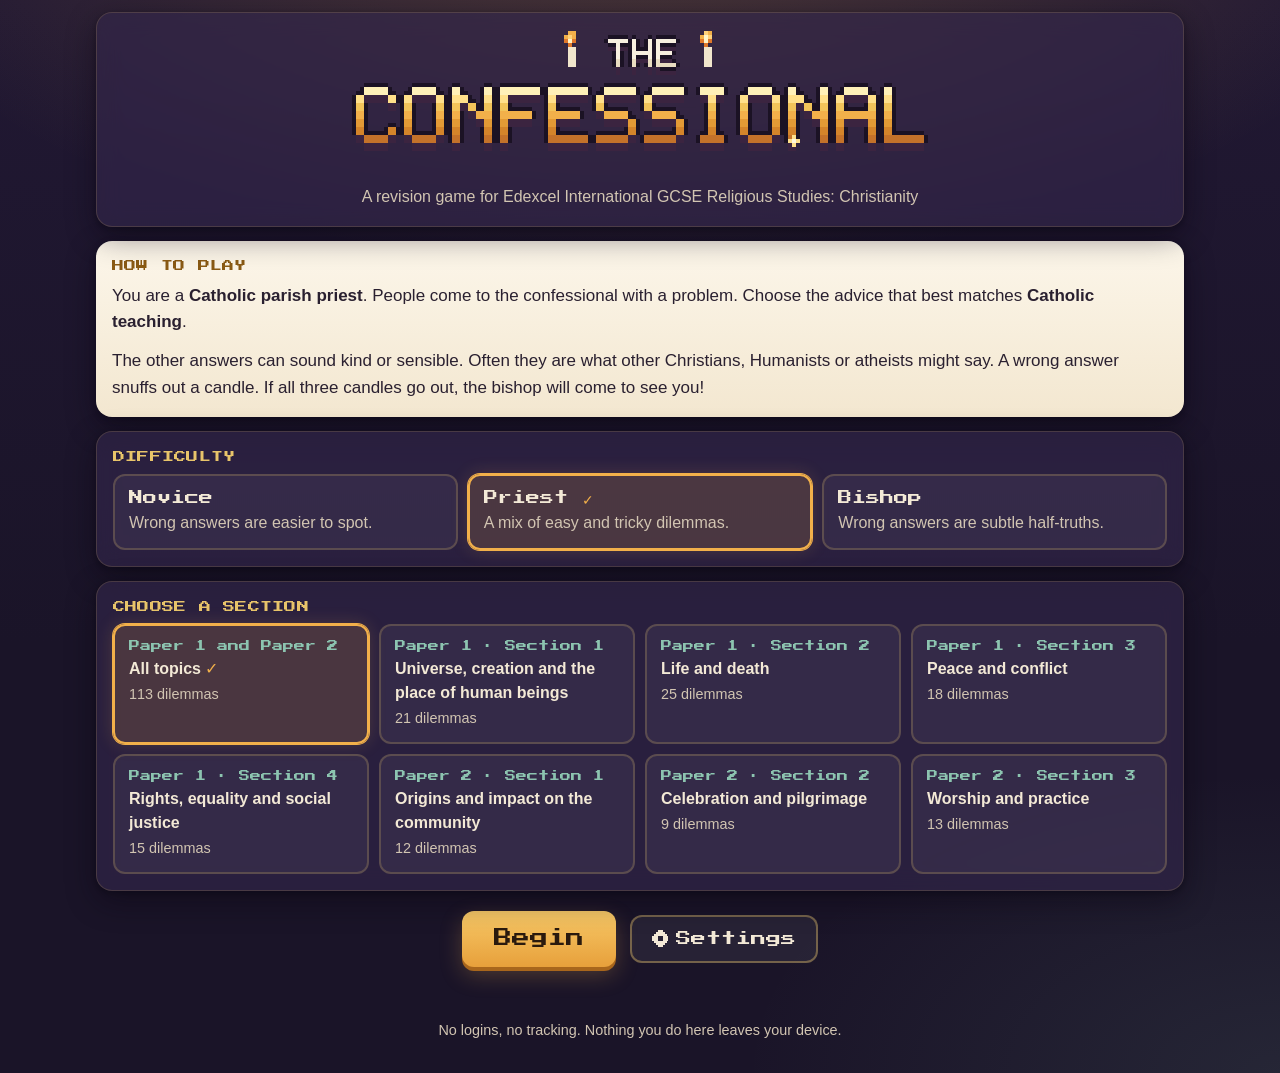
<file: index.html>
<!DOCTYPE html>
<html lang="en-GB">
<head>
  <meta charset="utf-8">
  <meta name="viewport" content="width=device-width, initial-scale=1, viewport-fit=cover">
  <meta name="theme-color" content="#1a1428">
  <meta name="description" content="The Confessional: a pixel-art revision game for Edexcel International GCSE Religious Studies (4RS1) Christianity.">
  <meta name="format-detection" content="telephone=no">
  <title>The Confessional | RS revision game</title>
  <link rel="stylesheet" href="css/style.css">
</head>
<body>
  <main class="app" id="app">

    <!-- ============ START SCREEN ============ -->
    <section class="screen screen-start" id="screen-start" aria-labelledby="title-heading">
      <header class="title-card card card-glass">
        <h1 id="title-heading" class="visually-hidden">The Confessional</h1>
        <div class="title-art">
          <canvas id="title-canvas" role="img" aria-label="The Confessional. Pixel-art title with two flickering candles."></canvas>
        </div>
        <p class="tagline">A revision game for Edexcel International GCSE Religious Studies: Christianity</p>
      </header>

      <section class="card card-cream intro" aria-labelledby="how-heading">
        <h2 class="label" id="how-heading">How to play</h2>
        <p>You are a <strong>Catholic parish priest</strong>. People come to the confessional with a problem. Choose the advice that best matches <strong>Catholic teaching</strong>.</p>
        <p>The other answers can sound kind or sensible. Often they are what other Christians, Humanists or atheists might say. A wrong answer snuffs out a candle. If all three candles go out, the bishop will come to see you!</p>
      </section>

      <section class="card card-glass" aria-labelledby="diff-heading">
        <h2 class="label" id="diff-heading">Difficulty</h2>
        <div class="choice-grid choice-grid-3" id="difficulty-group" role="group" aria-labelledby="diff-heading">
          <button type="button" class="choice" data-difficulty="novice" aria-pressed="false">
            <span class="choice-title">Novice</span>
            <span class="choice-desc">Wrong answers are easier to spot.</span>
          </button>
          <button type="button" class="choice" data-difficulty="priest" aria-pressed="true">
            <span class="choice-title">Priest</span>
            <span class="choice-desc">A mix of easy and tricky dilemmas.</span>
          </button>
          <button type="button" class="choice" data-difficulty="bishop" aria-pressed="false">
            <span class="choice-title">Bishop</span>
            <span class="choice-desc">Wrong answers are subtle half-truths.</span>
          </button>
        </div>
      </section>

      <section class="card card-glass" aria-labelledby="section-heading">
        <h2 class="label" id="section-heading">Choose a section</h2>
        <div class="choice-grid" id="section-group" role="group" aria-labelledby="section-heading"></div>
      </section>

      <p class="notice" id="no-dilemmas" hidden>No dilemmas were found. Check that the files in js/dilemmas/ are listed in index.html.</p>

      <div class="start-actions">
        <button type="button" class="btn btn-primary btn-big" id="btn-begin">Begin</button>
        <button type="button" class="btn btn-ghost" id="btn-settings-start">
          <svg class="icon" viewBox="0 0 9 9" aria-hidden="true" focusable="false" shape-rendering="crispEdges"><path d="M3 0h3v1h1v1h1v1h1v3h-1v1h-1v1h-1v1h-3v-1h-1v-1h-1v-1h-1v-3h1v-1h1v-1h1zM3 3v3h3v-3z"/></svg>
          Settings
        </button>
      </div>
      <p class="best" id="best-score"></p>
      <p class="small-print">No logins, no tracking. Nothing you do here leaves your device.</p>
    </section>

    <!-- ============ GAME SCREEN ============ -->
    <section class="screen screen-game" id="screen-game" aria-label="The confessional" hidden>
      <header class="hud card card-glass">
        <div class="hud-candles">
          <span class="label">Strikes</span>
          <canvas id="candles-canvas" role="img" aria-label="3 of 3 candles lit. 0 strikes."></canvas>
        </div>
        <dl class="hud-stats">
          <div><dt>Score</dt><dd id="hud-score">0</dd></div>
          <div><dt>Streak</dt><dd id="hud-streak">0</dd></div>
          <div><dt>Dilemma</dt><dd id="hud-count">1 / 1</dd></div>
        </dl>
        <div class="hud-buttons">
          <button type="button" class="icon-btn" id="btn-settings-game" aria-label="Settings" title="Settings">
            <svg class="icon" viewBox="0 0 9 9" aria-hidden="true" focusable="false" shape-rendering="crispEdges"><path d="M3 0h3v1h1v1h1v1h1v3h-1v1h-1v1h-1v1h-3v-1h-1v-1h-1v-1h-1v-3h1v-1h1v-1h1zM3 3v3h3v-3z"/></svg>
          </button>
          <button type="button" class="icon-btn" id="btn-quit" aria-label="Leave this game" title="Leave this game">
            <svg class="icon" viewBox="0 0 9 9" aria-hidden="true" focusable="false" shape-rendering="crispEdges"><path d="M1 0h7v8h1v1h-9v-1h1zM2 1v7h5v-7zM5 4h1v1h-1z"/></svg>
          </button>
        </div>
      </header>

      <p class="notice" id="deck-note" hidden></p>

      <div class="game-layout" id="game-layout">
        <div class="stage card card-glass">
          <div class="scene-wrap">
            <canvas id="scene-canvas" role="img" aria-label="The confessional."></canvas>
          </div>
        </div>

        <div class="play">
          <article class="card card-cream dilemma" id="dilemma-card">
            <p class="tag" id="dilemma-tag"></p>
            <h2 class="penitent-name" id="penitent-name" tabindex="-1"></h2>
            <p class="scene-text" id="scene-text"></p>
          </article>

          <div class="options" id="options" role="group" aria-label="Your advice"></div>

          <section class="card card-cream feedback" id="feedback" aria-labelledby="feedback-heading" hidden>
            <div class="feedback-head">
              <canvas id="michael-canvas" role="img" aria-label="Father Michael, a kind older priest with round glasses and a mug of tea."></canvas>
              <div>
                <p class="label label-ink">Father Michael says</p>
                <h3 class="feedback-heading" id="feedback-heading" tabindex="-1"></h3>
              </div>
            </div>
            <div class="feedback-body selectable" id="feedback-body"></div>
            <p class="spec-ref selectable" id="feedback-spec"></p>
            <ul class="key-terms selectable" id="feedback-terms" aria-label="Key terms"></ul>
            <p class="sources selectable" id="feedback-sources" hidden></p>
            <button type="button" class="btn btn-primary btn-wide" id="btn-next">Next penitent</button>
          </section>

          <div class="visually-hidden" aria-live="polite" id="live"></div>
        </div>
      </div>
    </section>

    <!-- ============ END SCREEN ============ -->
    <section class="screen screen-end" id="screen-end" aria-labelledby="end-heading" hidden>
      <section class="card card-glass end-hero">
        <div class="scene-wrap">
          <canvas id="end-canvas" role="img" aria-label="The church door."></canvas>
        </div>
        <h2 class="end-heading" id="end-heading" tabindex="-1"></h2>
        <p class="end-message" id="end-message"></p>
        <dl class="end-stats" id="end-stats"></dl>
      </section>

      <section class="card card-cream report selectable" aria-labelledby="report-heading">
        <h2 class="report-heading" id="report-heading">Revision report</h2>
        <div id="report-body"></div>
      </section>

      <div class="end-actions">
        <button type="button" class="btn btn-primary btn-big" id="btn-again">Play again</button>
        <button type="button" class="btn btn-ghost" id="btn-home">Change options</button>
      </div>
    </section>
  </main>

  <!-- ============ SETTINGS MODAL ============ -->
  <div class="modal" id="modal-settings" role="dialog" aria-modal="true" aria-labelledby="settings-title" hidden>
    <div class="modal-backdrop" data-close></div>
    <div class="modal-card card card-cream">
      <h2 class="modal-title" id="settings-title">Settings</h2>
      <div class="setting-row">
        <span class="setting-label" id="lbl-sound">Sound<small>Soft sound effects. Off by default.</small></span>
        <button type="button" class="switch" id="set-sound" role="switch" aria-checked="false" aria-labelledby="lbl-sound"><span class="switch-track"><span class="switch-knob"></span></span><span class="switch-state">Off</span></button>
      </div>
      <div class="setting-row">
        <span class="setting-label" id="lbl-motion">Reduce motion<small>Turns off flickering, blinking and shaking.</small></span>
        <button type="button" class="switch" id="set-motion" role="switch" aria-checked="false" aria-labelledby="lbl-motion"><span class="switch-track"><span class="switch-knob"></span></span><span class="switch-state">Off</span></button>
      </div>
      <div class="setting-row">
        <span class="setting-label" id="lbl-text">Larger text<small>Makes all the writing bigger.</small></span>
        <button type="button" class="switch" id="set-text" role="switch" aria-checked="false" aria-labelledby="lbl-text"><span class="switch-track"><span class="switch-knob"></span></span><span class="switch-state">Off</span></button>
      </div>
      <button type="button" class="btn btn-primary btn-wide" data-close data-autofocus>Done</button>
    </div>
  </div>

  <!-- ============ LEAVE GAME MODAL ============ -->
  <div class="modal" id="modal-quit" role="dialog" aria-modal="true" aria-labelledby="quit-title" hidden>
    <div class="modal-backdrop" data-close></div>
    <div class="modal-card card card-cream">
      <h2 class="modal-title" id="quit-title">Leave this game?</h2>
      <p>Your score for this game will not be kept.</p>
      <div class="modal-actions">
        <button type="button" class="btn btn-primary" data-close data-autofocus>Keep playing</button>
        <button type="button" class="btn btn-ghost-ink" id="btn-quit-confirm">Leave</button>
      </div>
    </div>
  </div>

  <noscript><p class="notice">The Confessional needs JavaScript switched on to play.</p></noscript>

  <!-- Content map, pixel art, then the dilemma banks, then the engine. -->
  <script src="js/spec.js"></script>
  <script src="js/sprites.js"></script>
  <script src="js/dilemmas/p1-s1.js"></script>
  <script src="js/dilemmas/p1-s2.js"></script>
  <script src="js/dilemmas/p1-s3.js"></script>
  <script src="js/dilemmas/p1-s4.js"></script>
  <script src="js/dilemmas/p2-s1.js"></script>
  <script src="js/dilemmas/p2-s2.js"></script>
  <script src="js/dilemmas/p2-s3.js"></script>
  <script src="js/game.js"></script>
</body>
</html>
</file>
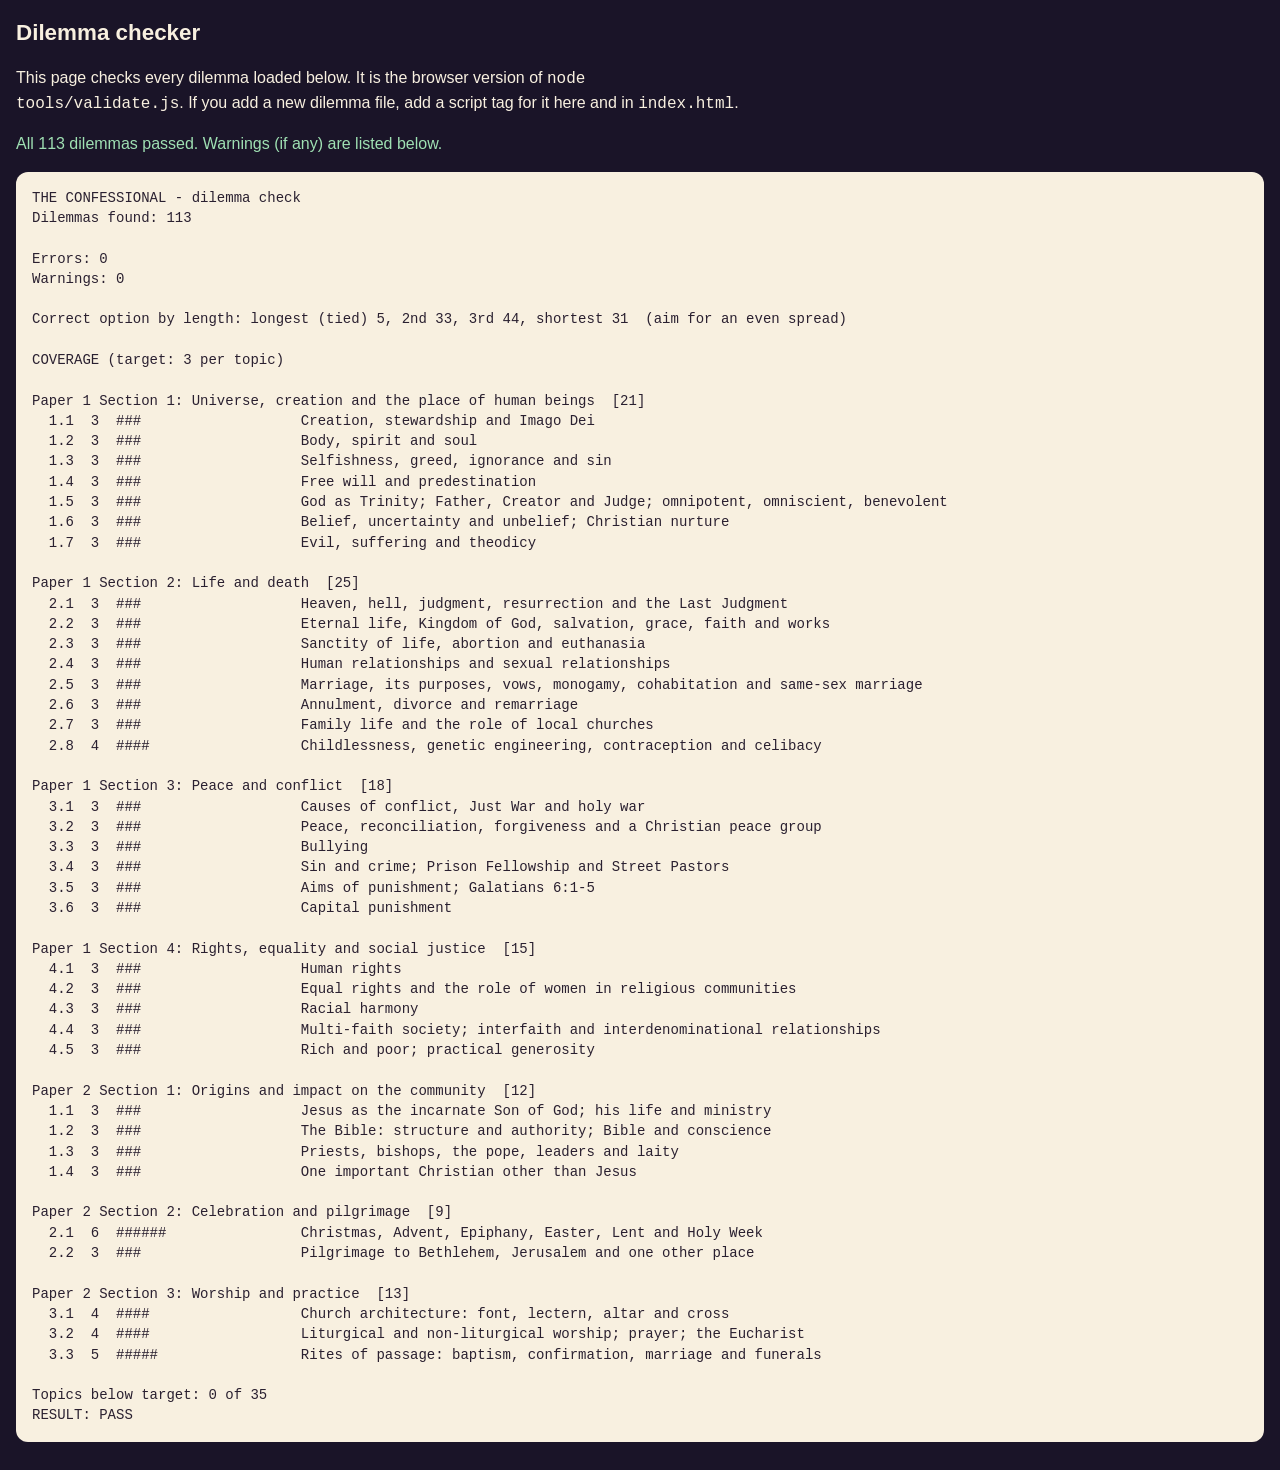
<file: tools/validate.html>
<!DOCTYPE html>
<html lang="en-GB">
<head>
  <meta charset="utf-8">
  <meta name="viewport" content="width=device-width, initial-scale=1, viewport-fit=cover">
  <title>The Confessional | Dilemma checker</title>
  <style>
    :root { --bg: #1a1428; --cream: #f8f0e0; --ink: #2a2030; --red: #8a2236; --green: #1c6234; }
    body {
      margin: 0;
      padding: 16px;
      padding-left: max(16px, env(safe-area-inset-left));
      padding-right: max(16px, env(safe-area-inset-right));
      background: var(--bg);
      color: var(--cream);
      font-family: -apple-system, BlinkMacSystemFont, "Segoe UI", Roboto, Helvetica, Arial, sans-serif;
      font-size: 16px;
      line-height: 1.5;
    }
    h1 { font-size: 1.4rem; margin: 0 0 8px; }
    p { max-width: 46em; }
    pre {
      background: var(--cream);
      color: var(--ink);
      padding: 16px;
      border-radius: 12px;
      overflow-x: auto;
      -webkit-overflow-scrolling: touch;
      font-size: 14px;
      line-height: 1.45;
    }
    .pass { color: #9fe0b3; }
    .fail { color: #ffb3bd; }
  </style>
</head>
<body>
  <h1>Dilemma checker</h1>
  <p>This page checks every dilemma loaded below. It is the browser version of <code>node tools/validate.js</code>. If you add a new dilemma file, add a script tag for it here and in <code>index.html</code>.</p>
  <p id="summary"></p>
  <pre id="out">Checking...</pre>

  <script src="../js/spec.js"></script>
  <script src="../js/dilemmas/p1-s1.js"></script>
  <script src="../js/dilemmas/p1-s2.js"></script>
  <script src="../js/dilemmas/p1-s3.js"></script>
  <script src="../js/dilemmas/p1-s4.js"></script>
  <script src="../js/dilemmas/p2-s1.js"></script>
  <script src="../js/dilemmas/p2-s2.js"></script>
  <script src="../js/dilemmas/p2-s3.js"></script>
  <script src="validate-core.js"></script>
  <script>
    (function () {
      var result = window.ConfessionalValidator.validate(window.DILEMMAS || [], window.SPEC);
      document.getElementById('out').textContent = window.ConfessionalValidator.report(result, window.SPEC, 3);
      var s = document.getElementById('summary');
      s.className = result.errors.length ? 'fail' : 'pass';
      s.textContent = result.errors.length ?
        result.errors.length + ' error(s) found. Fix them before publishing.' :
        'All ' + result.total + ' dilemmas passed. Warnings (if any) are listed below.';
    })();
  </script>
</body>
</html>
</file>
<file: css/style.css>
/*
 * The Confessional - styles
 * Cosy pixel art inside a clean, modern interface.
 * Colours live in :root custom properties. Mobile first; iOS Safari is the
 * primary target, so vendor prefixes and fallbacks are included.
 */

/* ---------- Pixel font (SIL Open Font License, see fonts/LICENSE-note.md) ----------
   Press Start 2P has one weight (400). Pixel-font elements keep font-weight: 400
   so browsers never fake a blurry bold. */
@font-face {
  font-family: 'Press Start 2P';
  font-style: normal;
  font-weight: 400;
  font-display: swap;
  src: url('../fonts/press-start-2p-latin-400-normal.woff2') format('woff2'),
       url('../fonts/press-start-2p-latin-400-normal.woff') format('woff');
}

/* ---------- Design tokens ---------- */
:root {
  --bg-0: #1a1428;          /* deep warm midnight */
  --bg-1: #231a33;
  --bg-2: #33264a;
  --amber: #f2b04a;         /* candle amber */
  --gold: #e8c46a;
  --gold-deep: #a8661c;
  --cream: #f8f0e0;         /* soft cream panels */
  --cream-2: #efe2c8;
  --cream-3: #dccaa8;
  --ink: #2a2030;           /* text on cream */
  --ink-soft: #57475b;
  --sage: #8cc4b0;          /* muted teal / sage accent */
  --sage-deep: #2c6a5d;
  --red: #c4505f;           /* gentle red for wrong */
  --red-soft: #f8dde0;
  --red-ink: #8a2236;
  --green: #3f8f5c;         /* soft green for correct */
  --green-soft: #dcf0df;
  --green-ink: #1c6234;
  --text-on-dark: #f3e9d6;
  --text-on-dark-soft: #d2c5b2;
  --radius: 16px;
  --radius-sm: 12px;
  --shadow: 0 10px 30px rgba(8, 4, 16, 0.45), 0 2px 6px rgba(8, 4, 16, 0.3);
  --shadow-sm: 0 4px 14px rgba(8, 4, 16, 0.25);
  --font-ui: -apple-system, BlinkMacSystemFont, "Segoe UI", Roboto, Helvetica, Arial, sans-serif;
  --font-pixel: 'Press Start 2P', ui-monospace, Menlo, Consolas, "Courier New", monospace;
  --gutter: 16px;
}

/* ---------- Base ---------- */
*, *::before, *::after { box-sizing: border-box; }

[hidden] { display: none !important; }

html {
  font-size: 100%;
  -webkit-text-size-adjust: 100%;
  text-size-adjust: 100%;
  touch-action: manipulation;           /* no double-tap zoom delay; pinch zoom still works */
  background-color: var(--bg-0);
}
html.large-text { font-size: 115%; }

body {
  margin: 0;
  min-height: 100vh;
  min-height: 100dvh;
  font-family: var(--font-ui);
  font-size: 1rem;
  line-height: 1.55;
  color: var(--text-on-dark);
  background-color: var(--bg-0);
  background-image:
    radial-gradient(ellipse 90% 50% at 50% -10%, rgba(242, 176, 74, 0.22), rgba(242, 176, 74, 0) 70%),
    radial-gradient(ellipse 60% 40% at 100% 100%, rgba(140, 196, 176, 0.10), rgba(140, 196, 176, 0) 70%),
    linear-gradient(180deg, #211833 0%, var(--bg-0) 60%);
  background-repeat: no-repeat;
  overflow-x: hidden;
}

h1, h2, h3, p { margin: 0; }
p + p { margin-top: 0.75em; }
strong { font-weight: 700; }

canvas {
  display: block;
  image-rendering: -webkit-optimize-contrast;
  image-rendering: -moz-crisp-edges;
  image-rendering: crisp-edges;
  image-rendering: pixelated;
}

.icon {
  width: 1.1em;
  height: 1.1em;
  fill: currentColor;
  flex: none;
  vertical-align: -0.15em;
}

.visually-hidden {
  position: absolute !important;
  width: 1px; height: 1px;
  margin: -1px; padding: 0;
  overflow: hidden;
  clip: rect(0 0 0 0);
  white-space: nowrap;
  border: 0;
}

/* The game UI is not selectable (so taps never select text)... */
.screen, .modal {
  -webkit-user-select: none;
  -moz-user-select: none;
  user-select: none;
  -webkit-touch-callout: none;
}
/* ...but feedback and the revision report can be selected and copied. */
.selectable, .selectable * {
  -webkit-user-select: text;
  -moz-user-select: text;
  user-select: text;
  -webkit-touch-callout: default;
}

/* ---------- Layout ---------- */
.app {
  max-width: 1120px;
  margin: 0 auto;
  padding: 12px var(--gutter) 32px;
  padding-top: max(12px, env(safe-area-inset-top));
  padding-right: max(var(--gutter), env(safe-area-inset-right));
  padding-bottom: max(32px, calc(env(safe-area-inset-bottom) + 20px));
  padding-left: max(var(--gutter), env(safe-area-inset-left));
}

.screen > * + * { margin-top: 14px; }

/* ---------- Cards ---------- */
.card {
  border-radius: var(--radius);
  padding: 16px;
}
.card-glass {
  background: rgba(51, 38, 74, 0.94);
  border: 1px solid rgba(232, 196, 106, 0.16);
  box-shadow: var(--shadow);
}
@supports ((-webkit-backdrop-filter: blur(1px)) or (backdrop-filter: blur(1px))) {
  .card-glass {
    background: rgba(51, 38, 74, 0.66);
    -webkit-backdrop-filter: blur(12px) saturate(1.15);
    backdrop-filter: blur(12px) saturate(1.15);
  }
}
.card-cream {
  background: var(--cream);
  background-image: linear-gradient(180deg, #fcf6ea 0%, #f3e7d0 100%);
  color: var(--ink);
  box-shadow: var(--shadow);
}

/* Pixel font is used only for short labels, headings and buttons. */
.label, .btn, .choice-title, .choice-tag, .hud-stats dt, .tag, .option .badge, .option-status,
.feedback-heading, .end-heading, .end-stats dt, .report-heading, .modal-title, .switch {
  font-weight: 400;
  font-synthesis: none;
}
.label {
  font-family: var(--font-pixel);
  font-size: 0.75rem;
  line-height: 1.5;
  letter-spacing: 0.02em;
  text-transform: uppercase;
  color: var(--gold);
  margin-bottom: 8px;
}
.label-ink { color: var(--sage-deep); margin-bottom: 2px; }
.card-cream .label { color: #8a5a14; }

.notice {
  padding: 12px 16px;
  border-radius: var(--radius-sm);
  background: rgba(140, 196, 176, 0.14);
  border: 1px solid rgba(140, 196, 176, 0.4);
  color: var(--text-on-dark);
}

/* ---------- Buttons ---------- */
button {
  font: inherit;
  color: inherit;
  margin: 0;
  cursor: pointer;
  touch-action: manipulation;
  -webkit-tap-highlight-color: transparent;
  -webkit-appearance: none;
  -moz-appearance: none;
  appearance: none;
}
button:focus { outline: 3px solid var(--sage); outline-offset: 3px; }
button:focus:not(:focus-visible) { outline: none; }
[tabindex="-1"]:focus { outline: none; }

.btn {
  display: -webkit-inline-box;
  display: -webkit-inline-flex;
  display: inline-flex;
  -webkit-box-align: center;
  -webkit-align-items: center;
  align-items: center;
  -webkit-box-pack: center;
  -webkit-justify-content: center;
  justify-content: center;
  gap: 8px;
  min-height: 48px;
  min-width: 48px;
  padding: 12px 22px;
  border: 0;
  border-radius: 12px;
  font-family: var(--font-pixel);
  font-size: 0.9375rem;
  line-height: 1.4;
  -webkit-transition: -webkit-transform 0.12s ease, box-shadow 0.12s ease, opacity 0.2s ease;
  transition: transform 0.12s ease, box-shadow 0.12s ease, opacity 0.2s ease;
}
.btn-primary {
  color: #2a1a0e;
  background: var(--amber);
  background-image: linear-gradient(180deg, #f8c968 0%, #e7a03b 100%);
  box-shadow: 0 4px 0 var(--gold-deep), 0 8px 22px rgba(242, 176, 74, 0.25);
}
.btn-primary:active {
  -webkit-transform: translateY(3px);
  transform: translateY(3px);
  box-shadow: 0 1px 0 var(--gold-deep), 0 4px 10px rgba(242, 176, 74, 0.2);
}
.btn-ghost {
  color: var(--text-on-dark);
  background: rgba(255, 255, 255, 0.06);
  box-shadow: inset 0 0 0 2px rgba(232, 196, 106, 0.4);
}
.btn-ghost:active { background: rgba(255, 255, 255, 0.14); -webkit-transform: translateY(2px); transform: translateY(2px); }
.btn-ghost-ink {
  color: var(--ink);
  background: transparent;
  box-shadow: inset 0 0 0 2px var(--cream-3);
}
.btn-ghost-ink:active { background: var(--cream-2); }
.btn-big { min-height: 56px; font-size: 1.125rem; padding: 14px 32px; }
.btn-wide { width: 100%; margin-top: 16px; }
.btn[aria-disabled="true"] { opacity: 0.5; cursor: default; }

@media (hover: hover) {
  .btn-primary:hover { background-image: linear-gradient(180deg, #fbd27c 0%, #eeab48 100%); }
  .btn-ghost:hover { background: rgba(255, 255, 255, 0.1); }
}

.icon-btn {
  display: -webkit-inline-flex;
  display: inline-flex;
  -webkit-align-items: center;
  align-items: center;
  -webkit-justify-content: center;
  justify-content: center;
  width: 48px;
  height: 48px;
  border: 0;
  border-radius: 12px;
  color: var(--gold);
  background: rgba(255, 255, 255, 0.07);
  box-shadow: inset 0 0 0 1px rgba(232, 196, 106, 0.3);
}
.icon-btn .icon { width: 22px; height: 22px; }
.icon-btn:active { background: rgba(255, 255, 255, 0.16); -webkit-transform: translateY(1px); transform: translateY(1px); }

/* ---------- Start screen ---------- */
.title-card { text-align: center; padding: 18px 16px 16px; }
.title-art { display: -webkit-flex; display: flex; -webkit-justify-content: center; justify-content: center; }
.tagline { margin-top: 10px; color: var(--text-on-dark-soft); font-size: 1rem; }

.intro p { font-size: 1.0625rem; }

.choice-grid {
  display: grid;
  grid-template-columns: minmax(0, 1fr);
  gap: 10px;
}
@media (min-width: 560px) {
  .choice-grid { grid-template-columns: repeat(2, minmax(0, 1fr)); }
  .choice-grid-3 { grid-template-columns: repeat(3, minmax(0, 1fr)); }
}
@media (min-width: 960px) {
  #section-group { grid-template-columns: repeat(4, minmax(0, 1fr)); }
}

.choice {
  display: -webkit-flex;
  display: flex;
  -webkit-flex-direction: column;
  flex-direction: column;
  -webkit-align-items: flex-start;
  align-items: flex-start;
  gap: 2px;
  width: 100%;
  min-height: 56px;
  padding: 12px 14px;
  text-align: left;
  border: 2px solid rgba(232, 196, 106, 0.22);
  border-radius: var(--radius-sm);
  background: rgba(255, 255, 255, 0.05);
  color: var(--text-on-dark);
  -webkit-transition: background-color 0.2s ease, border-color 0.2s ease, -webkit-transform 0.12s ease;
  transition: background-color 0.2s ease, border-color 0.2s ease, transform 0.12s ease;
}
.choice:active { -webkit-transform: scale(0.98); transform: scale(0.98); }
.choice[aria-pressed="true"] {
  border-color: var(--amber);
  background: rgba(242, 176, 74, 0.16);
  box-shadow: 0 0 0 1px var(--amber), 0 0 18px rgba(242, 176, 74, 0.18);
}
.choice[aria-pressed="true"] .choice-title::after {
  content: " \2713";                       /* tick, plus the border change, marks the choice */
  color: var(--amber);
}
.choice[aria-disabled="true"] { opacity: 0.5; cursor: default; }
@media (hover: hover) {
  .choice:hover { border-color: rgba(242, 176, 74, 0.6); }
}
.choice-title { font-family: var(--font-pixel); font-size: 0.875rem; line-height: 1.5; }
.choice-desc { font-size: 1rem; color: var(--text-on-dark-soft); }
.choice-tag { font-family: var(--font-pixel); font-size: 0.6875rem; line-height: 1.6; color: var(--sage); }
.choice-section .choice-title { font-family: var(--font-ui); font-weight: 700; font-size: 1rem; }
.choice-count { font-size: 0.9rem; color: var(--text-on-dark-soft); }

.start-actions, .end-actions {
  display: -webkit-flex;
  display: flex;
  -webkit-flex-wrap: wrap;
  flex-wrap: wrap;
  -webkit-justify-content: center;
  justify-content: center;
  -webkit-align-items: center;
  align-items: center;
  gap: 14px;
  padding-top: 6px;
}
.best { text-align: center; color: var(--gold); min-height: 1.5em; }
.small-print { text-align: center; color: var(--text-on-dark-soft); font-size: 0.9rem; }

/* ---------- Game: heads-up display ---------- */
.hud {
  display: -webkit-flex;
  display: flex;
  -webkit-flex-wrap: wrap;
  flex-wrap: wrap;
  -webkit-align-items: center;
  align-items: center;
  gap: 10px 16px;
  padding: 10px 12px;
}
.hud-candles { display: -webkit-flex; display: flex; -webkit-align-items: center; align-items: center; gap: 8px; }
.hud-candles .label { margin: 0; font-size: 0.6875rem; }
.hud-stats {
  display: -webkit-flex;
  display: flex;
  gap: 14px;
  margin: 0;
  -webkit-flex: 1 1 auto;
  flex: 1 1 auto;
}
.hud-stats div { min-width: 3.2em; }
.hud-stats dt {
  font-family: var(--font-pixel);
  font-size: 0.625rem;
  line-height: 1.8;
  color: var(--text-on-dark-soft);
}
.hud-stats dd { margin: 0; font-weight: 700; font-size: 1.15rem; color: var(--text-on-dark); white-space: nowrap; }
.hud-buttons { display: -webkit-flex; display: flex; gap: 8px; margin-left: auto; }

/* ---------- Game: layout ---------- */
.game-layout {
  display: grid;
  grid-template-columns: minmax(0, 1fr);
  gap: 14px;
}
.stage { padding: 10px; }
.scene-wrap {
  display: -webkit-flex;
  display: flex;
  -webkit-justify-content: center;
  justify-content: center;
  width: 100%;
}
#scene-canvas, #end-canvas { border-radius: 10px; }

.play > * + * { margin-top: 14px; }

/* iPad landscape and desktop: scene on the left, dilemma on the right. */
@media (min-width: 900px) and (min-height: 521px) {
  .game-layout {
    grid-template-columns: minmax(0, 1fr) minmax(0, 1fr);
    -webkit-align-items: start;
    align-items: start;
  }
  .stage {
    position: -webkit-sticky;
    position: sticky;
    top: 12px;
  }
}

/* ---------- Dilemma card ---------- */
.tag {
  display: inline-block;
  font-family: var(--font-pixel);
  font-size: 0.6875rem;
  line-height: 1.7;
  color: var(--sage-deep);
  background: rgba(44, 106, 93, 0.12);
  border-radius: 999px;
  padding: 3px 10px;
}
.penitent-name {
  margin-top: 8px;
  font-size: 1.3rem;
  line-height: 1.3;
  color: var(--ink);
}
.scene-text {
  margin-top: 6px;
  font-size: 1.0625rem;
  line-height: 1.6;
}

/* ---------- Answer options ---------- */
.options {
  display: grid;
  grid-template-columns: minmax(0, 1fr);
  gap: 12px;
}
@media (min-width: 640px) and (max-width: 899px) {
  .options { grid-template-columns: repeat(2, minmax(0, 1fr)); }
}

.option {
  display: -webkit-flex;
  display: flex;
  -webkit-align-items: flex-start;
  align-items: flex-start;
  gap: 12px;
  width: 100%;
  min-height: 64px;
  padding: 14px 14px;
  text-align: left;
  font-family: var(--font-ui);
  font-size: 1rem;
  line-height: 1.5;
  color: var(--ink);
  background: var(--cream);
  border: 2px solid transparent;
  border-radius: 14px;
  box-shadow: 0 3px 0 var(--cream-3), var(--shadow-sm);
  -webkit-transition: -webkit-transform 0.12s ease, box-shadow 0.12s ease, background-color 0.2s ease, border-color 0.2s ease, opacity 0.2s ease;
  transition: transform 0.12s ease, box-shadow 0.12s ease, background-color 0.2s ease, border-color 0.2s ease, opacity 0.2s ease;
}
.option:active:not([aria-disabled="true"]) {
  -webkit-transform: translateY(2px);
  transform: translateY(2px);
  background: var(--cream-2);
  border-color: var(--amber);
  box-shadow: 0 1px 0 var(--cream-3);
}
@media (hover: hover) {
  .option:not([aria-disabled="true"]):hover { border-color: rgba(201, 143, 44, 0.7); }
}
.option[aria-disabled="true"] { cursor: default; }
.option .badge {
  -webkit-flex: none;
  flex: none;
  display: -webkit-flex;
  display: flex;
  -webkit-align-items: center;
  align-items: center;
  -webkit-justify-content: center;
  justify-content: center;
  width: 2.1rem;
  height: 2.1rem;
  border-radius: 6px;
  font-family: var(--font-pixel);
  font-size: 0.9375rem;
  color: var(--gold);
  background: var(--bg-2);
  box-shadow: inset 0 -3px 0 rgba(0, 0, 0, 0.35);
}
.option-body { display: block; min-width: 0; padding-top: 2px; }
.option-text { display: block; }
.option-status {
  display: none;
  margin-top: 6px;
  font-family: var(--font-pixel);
  font-size: 0.75rem;
  line-height: 1.5;
}
.option.is-correct, .option.is-wrong { opacity: 1; }
.option.is-correct { background: var(--green-soft); border-color: var(--green); box-shadow: 0 3px 0 #a9d3b3; }
.option.is-correct .option-status { display: -webkit-flex; display: flex; -webkit-align-items: center; align-items: center; gap: 6px; color: var(--green-ink); }
.option.is-correct .badge { background: var(--green); color: #fff; }
.option.is-wrong { background: var(--red-soft); border-color: var(--red); box-shadow: 0 3px 0 #e6b3ba; }
.option.is-wrong .option-status { display: -webkit-flex; display: flex; -webkit-align-items: center; align-items: center; gap: 6px; color: var(--red-ink); }
.option.is-wrong .badge { background: var(--red); color: #fff; }
.option.is-dimmed { opacity: 0.75; }

/* ---------- Feedback ---------- */
.feedback { border-left: 6px solid var(--cream-3); }
.feedback.is-correct { border-left-color: var(--green); }
.feedback.is-wrong { border-left-color: var(--red); }
.feedback-head {
  display: -webkit-flex;
  display: flex;
  -webkit-align-items: center;
  align-items: center;
  gap: 12px;
  margin-bottom: 10px;
}
#michael-canvas { border-radius: 10px; -webkit-flex: none; flex: none; }
.feedback-heading {
  display: -webkit-flex;
  display: flex;
  -webkit-align-items: center;
  align-items: center;
  gap: 8px;
  font-family: var(--font-pixel);
  font-size: 1.0625rem;
  line-height: 1.4;
}
.feedback.is-correct .feedback-heading { color: var(--green-ink); }
.feedback.is-wrong .feedback-heading { color: var(--red-ink); }
.feedback-body p { font-size: 1.0625rem; line-height: 1.6; }
.feedback-body strong { color: #4a2a5a; }
.your-view {
  padding: 10px 12px;
  border-radius: 10px;
  background: rgba(196, 80, 95, 0.09);
}
.best-advice {
  padding: 10px 12px;
  border-radius: 10px;
  background: rgba(63, 143, 92, 0.1);
}
.spec-ref {
  margin-top: 12px;
  font-weight: 700;
  color: var(--sage-deep);
}
.key-terms {
  list-style: none;
  margin: 8px 0 0;
  padding: 0;
  display: -webkit-flex;
  display: flex;
  -webkit-flex-wrap: wrap;
  flex-wrap: wrap;
  gap: 6px;
}
.key-terms li {
  padding: 4px 10px;
  border-radius: 999px;
  background: rgba(232, 196, 106, 0.28);
  color: #4a3410;
  font-size: 0.95rem;
  font-weight: 600;
}
.sources { margin-top: 8px; font-size: 0.95rem; color: var(--ink-soft); }

/* ---------- End screen ---------- */
.end-hero { text-align: center; }
.end-heading {
  margin-top: 14px;
  font-family: var(--font-pixel);
  font-size: 1.25rem;
  line-height: 1.5;
  color: var(--gold);
}
.end-message { margin: 8px auto 0; max-width: 40em; font-size: 1.0625rem; }
.end-stats {
  display: grid;
  grid-template-columns: repeat(2, minmax(0, 1fr));
  gap: 10px;
  margin: 16px 0 0;
}
@media (min-width: 640px) { .end-stats { grid-template-columns: repeat(4, minmax(0, 1fr)); } }
.end-stats div { padding: 10px; border-radius: 12px; background: rgba(255, 255, 255, 0.06); }
.end-stats dt { font-family: var(--font-pixel); font-size: 0.625rem; line-height: 1.8; color: var(--text-on-dark-soft); }
.end-stats dd { margin: 2px 0 0; font-size: 1.3rem; font-weight: 700; }

.report-heading { font-family: var(--font-pixel); font-size: 1rem; line-height: 1.5; color: #6a420e; margin-bottom: 12px; }
.report h3 { font-size: 1.1rem; margin: 18px 0 8px; color: var(--ink); }
.report h3:first-child { margin-top: 0; }
.report p { font-size: 1rem; }
.report-list, .report-sections { list-style: none; margin: 0; padding: 0; }
.report-item {
  padding: 12px 14px;
  border-radius: 12px;
  background: rgba(255, 255, 255, 0.6);
  border: 1px solid var(--cream-3);
}
.report-item + .report-item { margin-top: 10px; }
.report-spec { font-weight: 700; color: var(--sage-deep); margin-bottom: 6px; }
.report-terms { margin-top: 6px; }
.report-sections li {
  display: -webkit-flex;
  display: flex;
  -webkit-justify-content: space-between;
  justify-content: space-between;
  gap: 12px;
  padding: 8px 0;
  border-bottom: 1px solid var(--cream-3);
}

/* ---------- Modals ---------- */
.modal {
  position: fixed;
  top: 0; right: 0; bottom: 0; left: 0;
  z-index: 50;
  display: -webkit-flex;
  display: flex;
  -webkit-align-items: center;
  align-items: center;
  -webkit-justify-content: center;
  justify-content: center;
  padding: 16px;
  padding-top: max(16px, env(safe-area-inset-top));
  padding-bottom: max(16px, env(safe-area-inset-bottom));
}
.modal-backdrop {
  position: absolute;
  top: 0; right: 0; bottom: 0; left: 0;
  background: rgba(10, 6, 18, 0.7);
}
.modal-card {
  position: relative;
  width: 100%;
  max-width: 440px;
  max-height: 100%;
  overflow-y: auto;
  -webkit-overflow-scrolling: touch;
  -webkit-animation: pop 0.22s ease-out both;
  animation: pop 0.22s ease-out both;
}
.modal-title { font-family: var(--font-pixel); font-size: 1.0625rem; line-height: 1.5; margin-bottom: 12px; color: #6a420e; }
.modal-actions { display: -webkit-flex; display: flex; -webkit-flex-wrap: wrap; flex-wrap: wrap; gap: 12px; margin-top: 16px; }
.modal-actions .btn { -webkit-flex: 1 1 140px; flex: 1 1 140px; }

.setting-row {
  display: -webkit-flex;
  display: flex;
  -webkit-align-items: center;
  align-items: center;
  -webkit-justify-content: space-between;
  justify-content: space-between;
  gap: 12px;
  padding: 10px 0;
  border-bottom: 1px solid var(--cream-3);
}
.setting-label { font-weight: 700; }
.setting-label small { display: block; font-weight: 400; font-size: 0.95rem; color: var(--ink-soft); }

.switch {
  display: -webkit-inline-flex;
  display: inline-flex;
  -webkit-align-items: center;
  align-items: center;
  gap: 8px;
  min-height: 48px;
  min-width: 48px;
  padding: 0 4px;
  border: 0;
  background: transparent;
  color: var(--ink);
  font-family: var(--font-pixel);
  font-size: 0.75rem;
  -webkit-flex: none;
  flex: none;
}
.switch-track {
  position: relative;
  width: 52px;
  height: 30px;
  border-radius: 999px;
  background: var(--cream-3);
  box-shadow: inset 0 2px 4px rgba(0, 0, 0, 0.15);
  -webkit-transition: background-color 0.2s ease;
  transition: background-color 0.2s ease;
}
.switch-knob {
  position: absolute;
  top: 3px;
  left: 3px;
  width: 24px;
  height: 24px;
  border-radius: 50%;
  background: #fff;
  box-shadow: 0 2px 4px rgba(0, 0, 0, 0.25);
  -webkit-transition: -webkit-transform 0.2s ease;
  transition: transform 0.2s ease;
}
.switch[aria-checked="true"] .switch-track { background: var(--sage-deep); }
.switch[aria-checked="true"] .switch-knob { -webkit-transform: translateX(22px); transform: translateX(22px); }
.switch-state { min-width: 2em; text-align: left; }

/* ---------- Motion (short, transform and opacity only) ---------- */
@-webkit-keyframes fadeUp { from { opacity: 0; -webkit-transform: translateY(6px); } to { opacity: 1; -webkit-transform: none; } }
@keyframes fadeUp { from { opacity: 0; transform: translateY(6px); } to { opacity: 1; transform: none; } }
@-webkit-keyframes pop { from { opacity: 0; -webkit-transform: scale(0.96); } to { opacity: 1; -webkit-transform: none; } }
@keyframes pop { from { opacity: 0; transform: scale(0.96); } to { opacity: 1; transform: none; } }
@-webkit-keyframes shake {
  0%, 100% { -webkit-transform: translateX(0); }
  25% { -webkit-transform: translateX(-4px); }
  50% { -webkit-transform: translateX(3px); }
  75% { -webkit-transform: translateX(-2px); }
}
@keyframes shake {
  0%, 100% { transform: translateX(0); }
  25% { transform: translateX(-4px); }
  50% { transform: translateX(3px); }
  75% { transform: translateX(-2px); }
}
.fade-in { -webkit-animation: fadeUp 0.28s ease-out both; animation: fadeUp 0.28s ease-out both; }
.shake { -webkit-animation: shake 0.26s ease-in-out; animation: shake 0.26s ease-in-out; }

/* Decorative motion off: system setting or the in-game switch. */
html.reduce-motion *, html.reduce-motion *::before, html.reduce-motion *::after {
  -webkit-animation: none !important;
  animation: none !important;
  -webkit-transition: none !important;
  transition: none !important;
  scroll-behavior: auto !important;
}
@media (prefers-reduced-motion: reduce) {
  *, *::before, *::after {
    -webkit-animation-duration: 0.001ms !important;
    animation-duration: 0.001ms !important;
    -webkit-animation-iteration-count: 1 !important;
    animation-iteration-count: 1 !important;
    -webkit-transition-duration: 0.001ms !important;
    transition-duration: 0.001ms !important;
    scroll-behavior: auto !important;
  }
}

/* ---------- Small phones ---------- */
@media (max-width: 380px) {
  :root { --gutter: 12px; }
  .card { padding: 14px; }
  .stage { padding: 4px; }
  .hud-stats { gap: 10px; }
  .btn-big { padding: 14px 28px; }
}
</file>
